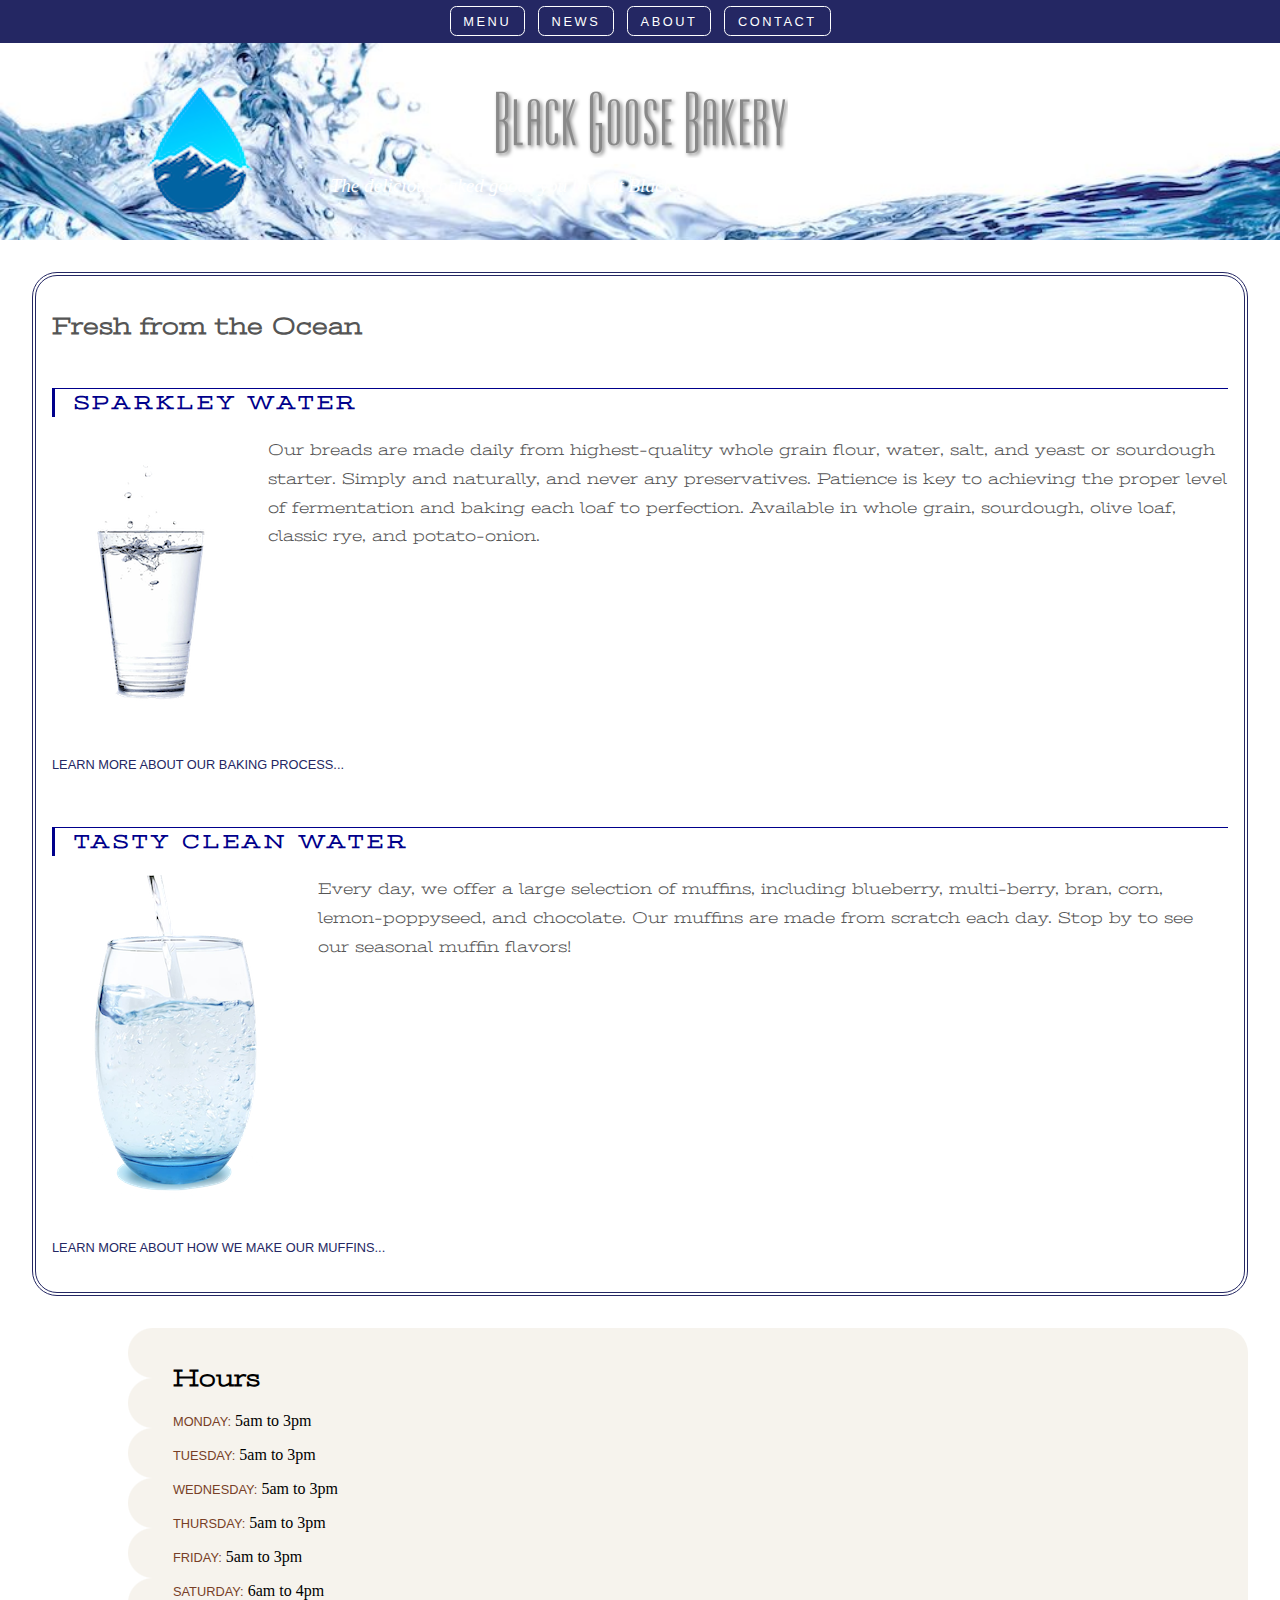
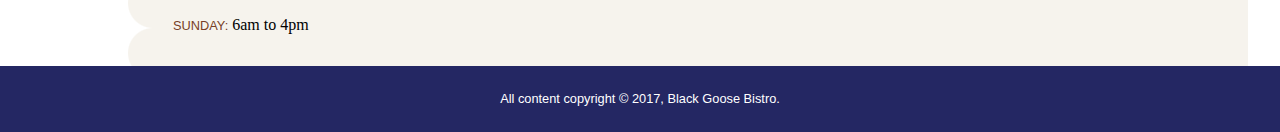
<file: Navigations menu/index.html>
<!doctype html>
<html>
<head>
<meta charset="UTF-8">
<title>Black Goose Bakery</title>
<meta name="viewport" content="width=device-width, initial-scale=1">
<link href="https://fonts.googleapis.com/css?family=Stint+Ultra+Expanded" rel="stylesheet">
<style>
@import url(bakery-styles.css);
</style>

</head>

<body>

<header>
  <nav>
    <ul>
      <li><a href="">Menu</a></li>
      <li><a href="">News</a></li>
      <li><a href="">About</a></li>
      <li><a href="">Contact</a></li>
    </ul>
  </nav>  
  <h1><img src="images/bgb_logo.png" alt="Black Goose Bakery"></h1>
  <p>The delicious baked goods you love at Black Goose Bistro...now available to go!</p>
</header>

<main>
  <h2>Fresh from the Ocean</h2>
  <h3>Sparkley water</h3>
  <p><img src="images/Vandglas.png" alt="round loaf of bread on cutting board"> Our breads are made daily from highest-quality whole grain flour, water, salt, and yeast or sourdough starter. Simply and naturally, and never any preservatives. Patience is key to achieving the proper level of fermentation and baking each loaf to perfection. Available in whole grain, sourdough, olive loaf, classic rye, and potato-onion.</p>
  <p class="more"><a href="">Learn more about our baking process...</a></p>

  <h3>Tasty clean water</h3>
  <p><img src="images/vandglas%201.png" alt="one chocolate chip muffin"> Every day, we offer a large selection of muffins, including blueberry, multi-berry, bran, corn, lemon-poppyseed, and chocolate. Our muffins are made from scratch each day. Stop by to see our seasonal muffin flavors!</p>
  <p class="more"><a href="">Learn more about how we make our muffins...</a></p>
</main>

<aside>
  <h2>Hours</h2>
  <p><span class="day">Monday:</span> 5am to 3pm</p>
  <p><span class="day">Tuesday:</span> 5am to 3pm</p>
  <p><span class="day">Wednesday:</span> 5am to 3pm</p>
  <p><span class="day">Thursday:</span> 5am to 3pm</p>
  <p><span class="day">Friday:</span> 5am to 3pm</p>
  <p><span class="day">Saturday:</span> 6am to 4pm</p>
  <p><span class="day">Sunday:</span> 6am to 4pm</p>
</aside>

<footer>
<p>All content copyright &copy; 2017, Black Goose Bistro.</p>
  <div id="award"> 
    <img src="images/mountain-water-logo-icon-design-vector-22962072.png" alt="Farmers' Market Award"> 
  </div> 
</footer>


</body>
</html>
</file>
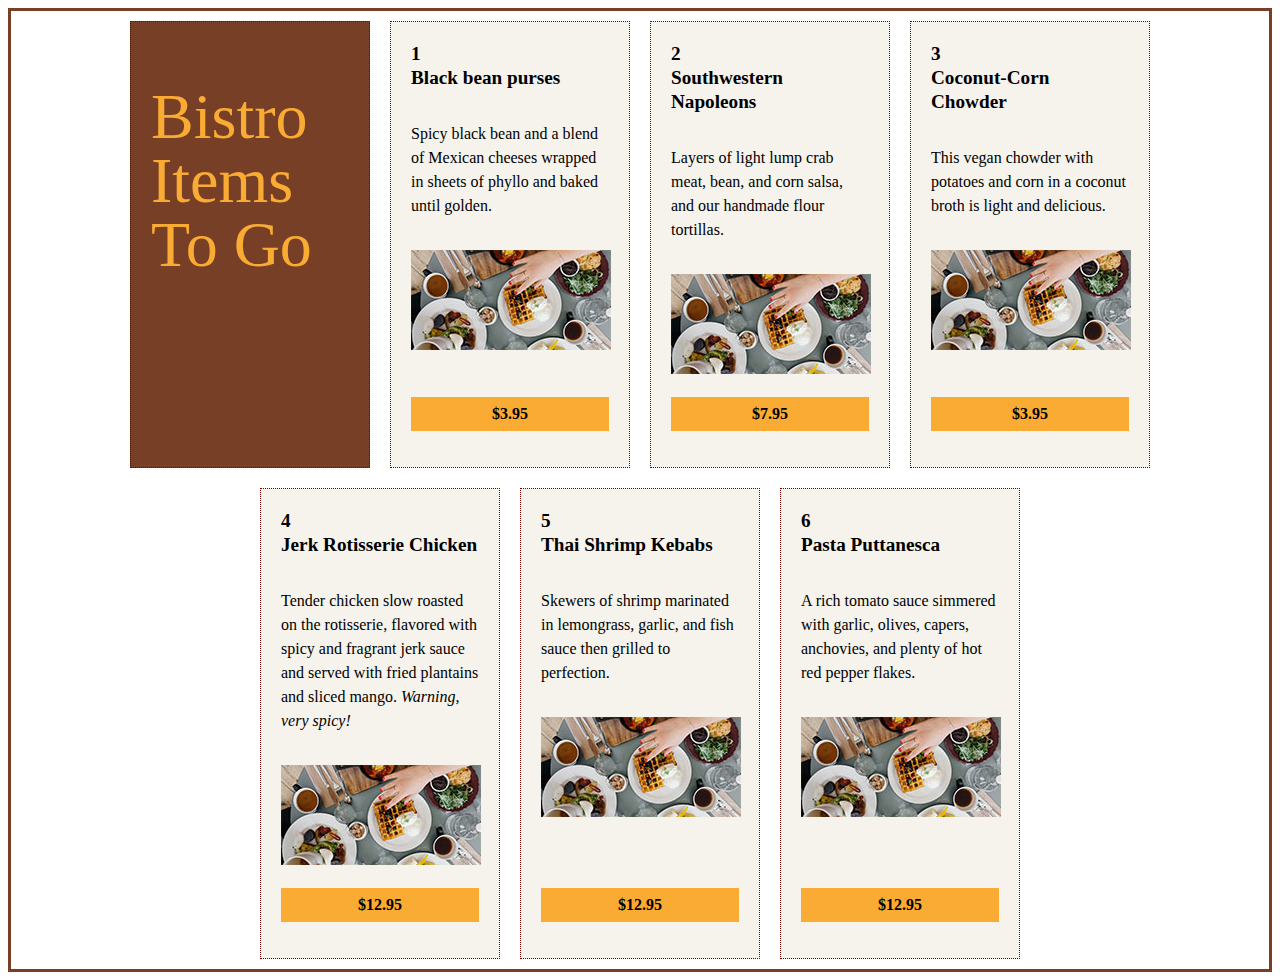
<file: flex-menu.html>
<!doctype html>
<html>
<head>
<meta charset="UTF-8">
<title>Flexbox Product Listing and Exercise</title>

<style>
html {
  box-sizing: border-box;
}
*, *:before, *:after {
  box-sizing: inherit;
}
body {
  font-family: Georgia, serif;
  line-height: 1.5em;
}
h1 {
  font-size: 4em;
  font-weight: normal;
}
h2 {
  font-size: 1.2em;
  margin-top: 0;
}
#menu {
  border: 3px solid #783F27;
  display:flex;
    flex-direction: row;
    align-items: stretch;
    flex-wrap: wrap;
    flex-flow: row wrap;
    justify-content: center;   
    
}
section {
  background: #F6F3ED;
  margin: 10px;
  padding: 20px;
  border: 1px dotted maroon;
  width: 240px;
    display:flex;
    flex-direction:column;
  
}
.title {
  background-color: #783F27;
  color: #F9AB33;
  line-height: 4em;
}
.price {
  font-weight: bold;
  background: #F9AB33;
  padding: 5px;
  width: 100%;
  text-align: center;
    margin-top: auto;
}
</style>

</head>

<body>
<div id="menu">
<section class="title">
<h1>Bistro Items To Go</h1>
</section>

<section class="dish">
<h2>1<br>Black bean purses</h2>
<p class="info">Spicy black bean and a blend of Mexican cheeses wrapped in sheets of phyllo and baked until golden.</p>
<p class="photo"><img src="table.jpg" alt=""></p>
<p class="price">$3.95</p>
</section>

<section class="dish">
<h2>2<br>Southwestern Napoleons</h2>
<p class="info">Layers of light lump crab meat, bean, and corn salsa, and our handmade flour tortillas.</p>
<p class="photo"><img src="table.jpg" alt=""></p>
<p class="price">$7.95</p>
</section>

<section class="dish">
<h2>3<br>Coconut-Corn Chowder</h2>
<p class="info">This vegan chowder with potatoes and corn in a coconut broth is light and delicious.</p>
<p class="photo"><img src="table.jpg" alt=""></p>
<p class="price">$3.95</p>
</section>

<section class="dish">
<h2>4<br>Jerk Rotisserie Chicken</h2>
<p class="info">Tender chicken slow roasted on the rotisserie, flavored with spicy and fragrant jerk sauce and served with fried plantains and sliced mango. <em>Warning, very spicy!</em></p>
<p class="photo"><img src="table.jpg" alt=""></p>
<p class="price">$12.95</p>
</section>

<section class="dish">
<h2>5<br>Thai Shrimp Kebabs</h2>
<p class="info">Skewers of shrimp marinated in lemongrass, garlic, and fish sauce then grilled to perfection.</p>
<p class="photo"><img src="table.jpg" alt=""></p>
<p class="price">$12.95</p>
</section>

<section class="dish">
<h2>6<br>Pasta Puttanesca</h2>
<p class="info">A rich tomato sauce simmered with garlic, olives, capers, anchovies, and plenty of hot red pepper flakes.</p>
<p class="photo"><img src="table.jpg" width="200" height="100" alt=""></p>
<p class="price">$12.95</p>
</section>


</div>

</body>
</html>
</file>
